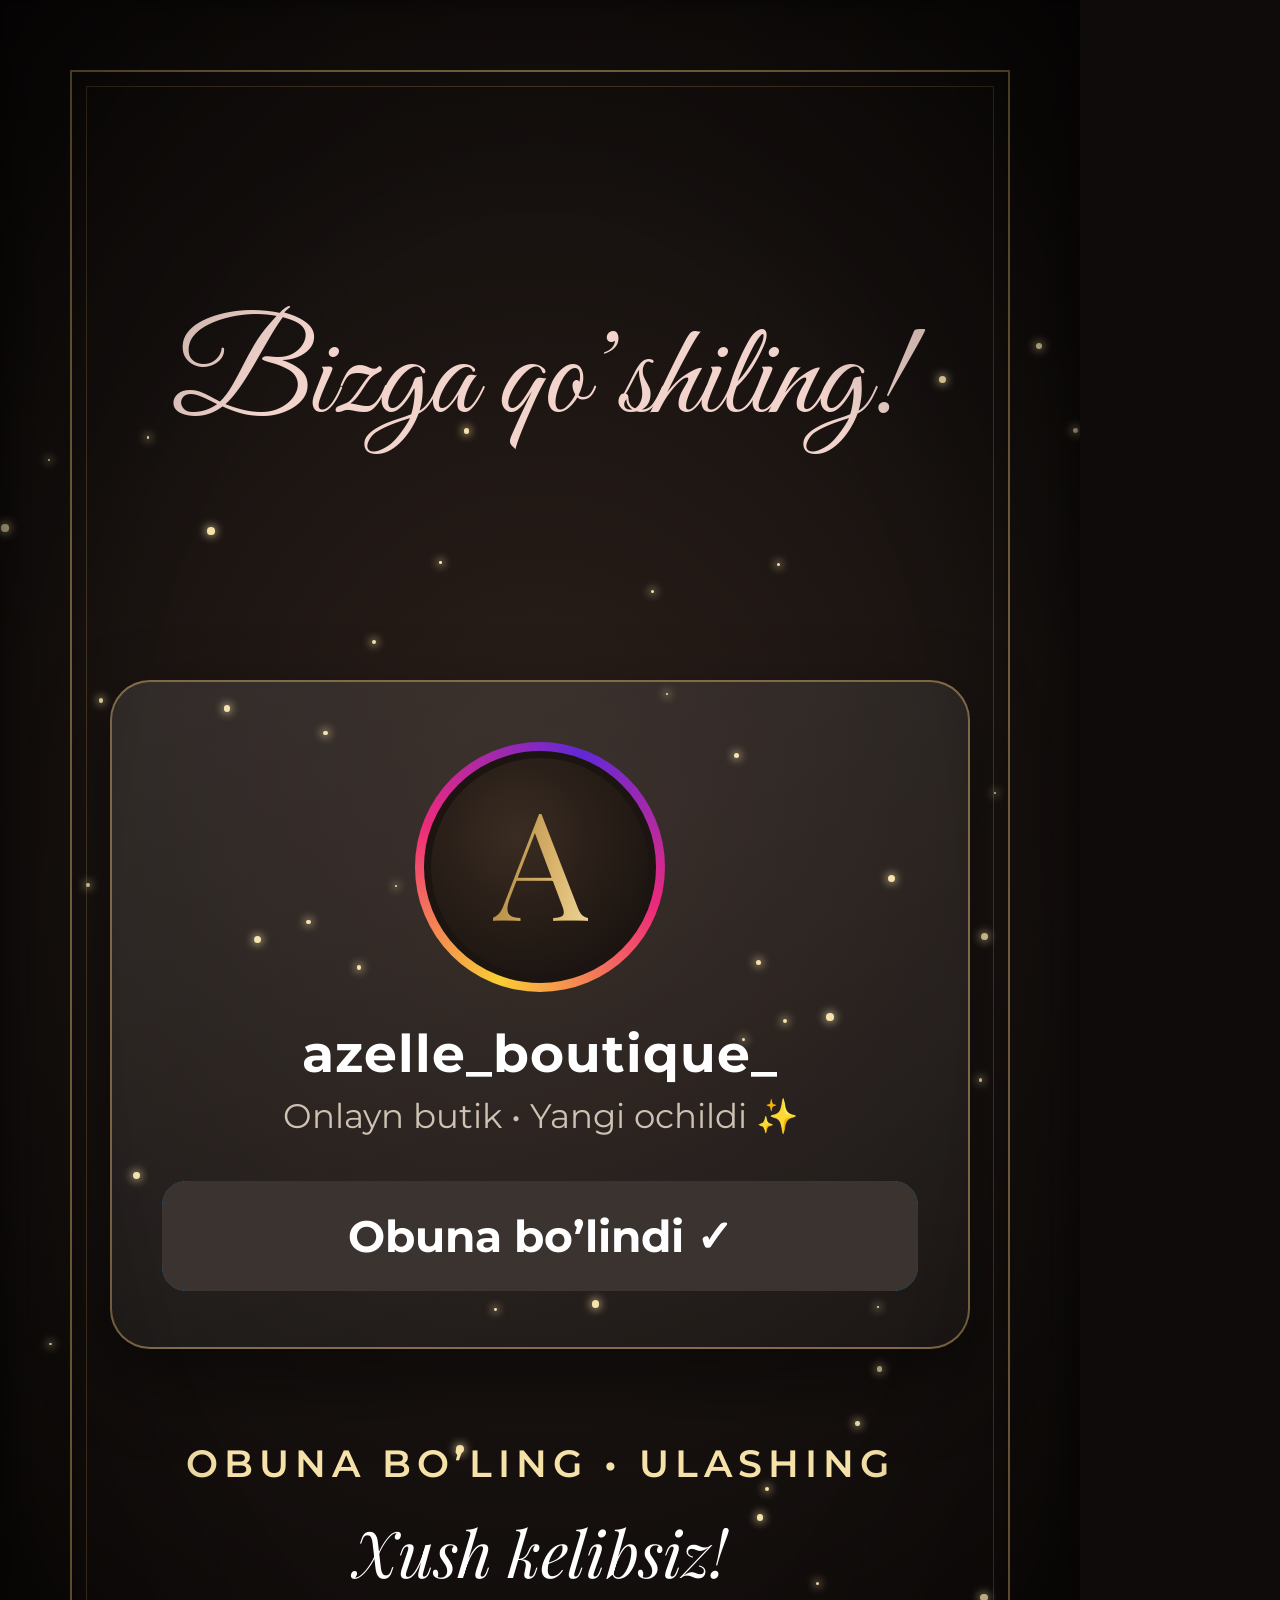
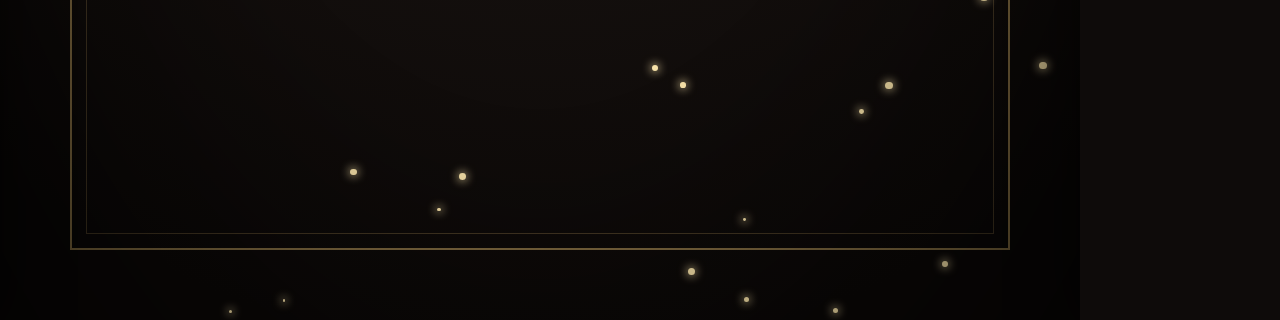
<file: azelle-video/index.html>
<!DOCTYPE html>
<html lang="uz">
<head>
<meta charset="utf-8">
<title>Azelle Boutique — Onlayn do‘kon ochilishi</title>
<style>
@font-face{font-family:Playfair;src:url(fonts/playfair-display-latin-400-normal.woff2);font-weight:400}
@font-face{font-family:Playfair;src:url(fonts/playfair-display-latin-700-normal.woff2);font-weight:700}
@font-face{font-family:Playfair;src:url(fonts/playfair-display-latin-400-italic.woff2);font-style:italic}
@font-face{font-family:Mont;src:url(fonts/montserrat-latin-400-normal.woff2);font-weight:400}
@font-face{font-family:Mont;src:url(fonts/montserrat-latin-600-normal.woff2);font-weight:600}
@font-face{font-family:Mont;src:url(fonts/montserrat-latin-700-normal.woff2);font-weight:700}
@font-face{font-family:Vibes;src:url(fonts/great-vibes-latin-400-normal.woff2)}

:root{
  --gold:#d9b46c; --gold-l:#f6e1a8; --gold-d:#a77d36;
  --ink:#0e0b0a; --blush:#f2d4cc; --wine:#6b1d2a;
}
*{box-sizing:border-box;margin:0;padding:0}
html,body{width:1080px;height:1920px;overflow:hidden;background:var(--ink)}
#stage{position:relative;width:1080px;height:1920px;overflow:hidden;
  background:radial-gradient(ellipse 90% 60% at 50% 42%,#2b1f1a 0%,#16110f 55%,#0b0807 100%);
  font-family:Mont,sans-serif;color:#fff}
.abs{position:absolute;inset:0}
.center{display:flex;flex-direction:column;align-items:center;justify-content:center;text-align:center}
.goldtext{background:linear-gradient(100deg,var(--gold-d) 0%,var(--gold) 25%,var(--gold-l) 45%,#fff7dd 50%,var(--gold-l) 55%,var(--gold) 75%,var(--gold-d) 100%);
  background-size:300% 100%;-webkit-background-clip:text;background-clip:text;color:transparent;
  animation:shimmer 3s linear infinite}
@keyframes shimmer{from{background-position:100% 0}to{background-position:-200% 0}}

/* scene wrappers: outer = fade in, inner = fade out */
.scene{opacity:0}
@keyframes fadeIn{from{opacity:0}to{opacity:1}}
@keyframes fadeOut{from{opacity:1;transform:scale(1)}to{opacity:0;transform:scale(1.06)}}

/* ---------- dust ---------- */
.dust{position:absolute;border-radius:50%;background:var(--gold-l);box-shadow:0 0 8px 2px rgba(246,225,168,.6)}
@keyframes drift{0%{transform:translate(0,0);opacity:0}15%{opacity:var(--o)}85%{opacity:var(--o)}100%{transform:translate(var(--dx),-420px);opacity:0}}

/* ---------- frame ---------- */
#frame{position:absolute;inset:70px;border:2px solid rgba(217,180,108,.55);opacity:0;
  animation:fadeIn 1s ease 3.0s both}
#frame::after{content:"";position:absolute;inset:14px;border:1px solid rgba(217,180,108,.25)}

/* ---------- scene 1: curtains ---------- */
#glow{position:absolute;left:50%;top:44%;width:1400px;height:1400px;margin:-700px 0 0 -700px;border-radius:50%;
  background:radial-gradient(circle,rgba(255,236,190,.85) 0%,rgba(217,180,108,.35) 30%,rgba(217,180,108,0) 65%);
  animation:glow 2.2s ease-out 1.7s both}
@keyframes glow{0%{transform:scale(.1);opacity:0}35%{opacity:1}100%{transform:scale(1.6);opacity:0}}
.curtain{position:absolute;top:0;width:560px;height:1920px;
  background:
    linear-gradient(180deg,rgba(0,0,0,.35),rgba(0,0,0,0) 20%,rgba(0,0,0,0) 80%,rgba(0,0,0,.45)),
    repeating-linear-gradient(90deg,#4a111b 0px,#7d2433 34px,#9a3343 52px,#6a1a27 80px,#40101a 112px);
  box-shadow:0 0 60px rgba(0,0,0,.8)}
.curtain::after{content:"";position:absolute;left:0;right:0;bottom:0;height:46px;
  background:repeating-linear-gradient(90deg,var(--gold-d) 0 10px,var(--gold) 10px 20px,var(--gold-l) 20px 24px)}
#cL{left:0;animation:openL 1.6s cubic-bezier(.7,0,.25,1) 1.7s both}
#cR{right:0;animation:openR 1.6s cubic-bezier(.7,0,.25,1) 1.7s both}
@keyframes openL{from{transform:translateX(0) skewX(0)}50%{transform:translateX(-45%) skewX(4deg)}to{transform:translateX(-102%) skewX(0)}}
@keyframes openR{from{transform:translateX(0) skewX(0)}50%{transform:translateX(45%) skewX(-4deg)}to{transform:translateX(102%) skewX(0)}}
#valance{position:absolute;left:0;right:0;top:0;height:150px;
  background:repeating-radial-gradient(circle at 60px -40px,#7d2433 0 90px,#4a111b 90px 100px);
  background-size:120px 150px;border-bottom:6px solid var(--gold);box-shadow:0 10px 30px rgba(0,0,0,.6);
  animation:upAway 1.2s ease-in 2.4s both}
@keyframes upAway{from{transform:translateY(0)}to{transform:translateY(-110%)}}
#s1text{animation:s1t 1.9s ease both}
@keyframes s1t{0%{opacity:0;transform:translateY(30px)}25%{opacity:1;transform:none}80%{opacity:1}100%{opacity:0;transform:scale(1.1)}}
#s1text .sm{font-size:34px;letter-spacing:14px;color:var(--gold-l);font-weight:600}
#s1text .big{font-family:Playfair;font-weight:700;font-size:118px;line-height:1.05;margin:26px 0;letter-spacing:4px}
#s1text .line{width:420px;height:2px;background:linear-gradient(90deg,transparent,var(--gold),transparent)}

/* ---------- scene 2: logo ---------- */
#s2{animation:fadeIn .6s ease 2.7s both}
#s2in{animation:fadeOut .6s ease-in 7.0s both}
#mono{position:relative;width:520px;height:520px;margin-top:-120px}
#mono svg{position:absolute;inset:0}
#ring1{stroke-dasharray:1414;stroke-dashoffset:1414;animation:draw 1.5s ease-in-out 2.9s forwards}
#ring2{stroke-dasharray:1257;stroke-dashoffset:1257;animation:draw 1.5s ease-in-out 3.2s forwards}
@keyframes draw{to{stroke-dashoffset:0}}
#monoA{position:absolute;inset:0;display:flex;align-items:center;justify-content:center;
  font-family:Playfair;font-size:300px;font-weight:400;line-height:1;padding-bottom:30px;
  animation:popIn 1s cubic-bezier(.2,1.4,.4,1) 3.7s both, shimmer 3s linear infinite}
@keyframes popIn{from{opacity:0;transform:scale(.4)}to{opacity:1;transform:scale(1)}}
#brand{display:flex;margin-top:40px}
#brand span{font-family:Playfair;font-size:140px;letter-spacing:22px;color:#fff;display:inline-block;
  animation:letter .7s cubic-bezier(.2,1,.3,1) both}
@keyframes letter{from{opacity:0;transform:translateY(60px) rotateX(80deg);filter:blur(8px)}to{opacity:1;transform:none;filter:blur(0)}}
#boutique{font-family:Vibes;font-size:130px;padding:0 40px;margin-top:-40px;color:var(--blush);
  animation:wipe 1.2s ease 4.9s both}
@keyframes wipe{from{clip-path:inset(0 100% 0 0);opacity:.2}to{clip-path:inset(0 0 0 0);opacity:1}}
#handle2{margin-top:30px;font-size:42px;letter-spacing:4px;color:var(--gold-l);font-weight:600;
  padding:16px 44px;border:2px solid rgba(217,180,108,.6);border-radius:60px;
  animation:rise .8s ease 5.5s both}
@keyframes rise{from{opacity:0;transform:translateY(40px)}to{opacity:1;transform:none}}

/* ---------- scene 3: grand opening ---------- */
#s3{animation:fadeIn .6s ease 7.4s both}
#s3in{animation:fadeOut .6s ease-in 11.2s both}
#s3top{position:absolute;top:330px;left:0;right:0;text-align:center}
#s3top .k{font-size:34px;letter-spacing:12px;color:var(--gold-l);font-weight:600;animation:rise .8s ease 7.6s both}
#s3top .onl{font-family:Vibes;font-size:190px;color:var(--blush);line-height:1.1;margin-top:20px;animation:wipe 1s ease 7.9s both}
#s3top .dk{font-family:Playfair;font-size:118px;font-weight:700;letter-spacing:10px;line-height:1;animation:rise .8s ease 8.3s both}
#ochildi{position:absolute;top:900px;left:0;right:0;text-align:center;font-family:Playfair;font-weight:700;font-size:200px;line-height:1.1;
  animation:bang 1s cubic-bezier(.2,1.6,.4,1) 9.25s both, shimmer 2.4s linear infinite}
@keyframes bang{from{opacity:0;transform:scale(2.6);filter:blur(10px)}to{opacity:1;transform:scale(1);filter:blur(0)}}
#ribbon{position:absolute;top:1300px;left:0;right:0;height:150px;animation:rise .6s ease 8.0s both}
.rb{position:absolute;top:40px;height:70px;width:560px;
  background:linear-gradient(180deg,#9c1e2f 0%,#d8384d 30%,#ff8796 45%,#c42a3f 60%,#7c1422 100%);
  border-top:4px solid var(--gold);border-bottom:4px solid var(--gold);box-shadow:0 10px 25px rgba(0,0,0,.5)}
#rbL{left:-20px;transform-origin:0 50%;animation:fallL 1.6s cubic-bezier(.5,0,.8,.6) 9.1s both}
#rbR{right:-20px;transform-origin:100% 50%;animation:fallR 1.6s cubic-bezier(.5,0,.8,.6) 9.1s both}
@keyframes fallL{0%{transform:none}40%{opacity:.35}70%{opacity:0}100%{transform:rotate(75deg) translateX(250px);opacity:0}}
@keyframes fallR{0%{transform:none}40%{opacity:.35}70%{opacity:0}100%{transform:rotate(-75deg) translateX(-250px);opacity:0}}
#bow{position:absolute;left:50%;top:75px;width:0;height:0;animation:bowFall 1.4s cubic-bezier(.5,0,.9,.5) 9.1s both}
@keyframes bowFall{from{transform:none}to{transform:translateY(900px) rotate(140deg);opacity:0}}
#bow i{position:absolute;width:190px;height:140px;top:-70px;border-radius:50% 10% 10% 50%;
  background:radial-gradient(ellipse at 30% 50%,#ff8796,#c42a3f 60%,#7c1422);border:4px solid var(--gold)}
#bow i:nth-child(1){left:-190px;transform:rotate(-8deg)}
#bow i:nth-child(2){left:0;transform:scaleX(-1) rotate(-8deg)}
#bow b{position:absolute;width:56px;height:70px;left:-28px;top:-35px;border-radius:14px;background:#b0243a;border:4px solid var(--gold-l)}
#snip{position:absolute;left:540px;top:1375px;width:900px;height:900px;margin:-450px;border-radius:50%;
  background:radial-gradient(circle,rgba(255,250,230,.95) 0%,rgba(246,225,168,.5) 18%,rgba(246,225,168,0) 55%);
  animation:snip .8s ease-out 9.1s both}
@keyframes snip{0%{opacity:0;transform:scale(.1)}25%{opacity:1}100%{opacity:0;transform:scale(1.3)}}
.conf{position:absolute;left:540px;top:1375px;width:22px;height:12px;opacity:0;
  animation:conf var(--d) cubic-bezier(.15,.7,.4,1) 9.1s both}
@keyframes conf{
  0%{opacity:1;transform:translate(0,0) rotate(0)}
  35%{opacity:1;transform:translate(calc(var(--x)*.8),var(--y)) rotate(calc(var(--r)*.4))}
  100%{opacity:0;transform:translate(var(--x),calc(var(--y) + 1100px)) rotate(var(--r))}}

/* ---------- scene 4: features ---------- */
#s4{animation:fadeIn .5s ease 11.6s both}
#s4in{animation:fadeOut .6s ease-in 15.3s both}
#s4head{position:absolute;top:300px;left:0;right:0;text-align:center}
#s4head .a{font-family:Vibes;font-size:120px;color:var(--blush);animation:wipe 1s ease 11.7s both}
#s4head .b{font-family:Playfair;font-size:74px;font-weight:700;letter-spacing:6px;margin-top:-10px;animation:rise .7s ease 12.0s both}
.card{position:absolute;left:110px;width:860px;height:200px;border-radius:30px;display:flex;align-items:center;gap:40px;padding:0 50px;
  background:linear-gradient(120deg,rgba(255,255,255,.09),rgba(255,255,255,.02));
  border:2px solid rgba(217,180,108,.55);box-shadow:0 20px 50px rgba(0,0,0,.45), inset 0 1px 0 rgba(255,255,255,.12);
  animation:slideIn .8s cubic-bezier(.2,1,.3,1) both}
@keyframes slideIn{from{opacity:0;transform:translateX(320px)}to{opacity:1;transform:none}}
.ic{flex:0 0 120px;height:120px;border-radius:50%;display:flex;align-items:center;justify-content:center;
  background:radial-gradient(circle at 35% 30%,#3a2c22,#1a1310);border:2px solid var(--gold)}
.ic svg{width:70px;height:70px;fill:none;stroke:var(--gold-l);stroke-width:3.2;stroke-linecap:round;stroke-linejoin:round}
.card h3{font-family:Playfair;font-size:54px;font-weight:700;color:#fff;line-height:1.1}
.card p{font-size:34px;color:var(--gold-l);margin-top:8px;letter-spacing:1px}

/* ---------- scene 5: follow ---------- */
#s5{animation:fadeIn .6s ease 15.7s both}
#s5head{position:absolute;top:300px;left:0;right:0;text-align:center}
#s5head .a{font-family:Vibes;font-size:130px;color:var(--blush);animation:wipe 1s ease 15.8s both}
#profile{position:absolute;left:110px;top:680px;width:860px;padding:60px 50px 56px;border-radius:40px;
  background:linear-gradient(160deg,rgba(255,255,255,.1),rgba(255,255,255,.03));border:2px solid rgba(217,180,108,.5);
  box-shadow:0 30px 70px rgba(0,0,0,.5);text-align:center;animation:rise .9s cubic-bezier(.2,1,.3,1) 16.1s both}
#avatar{width:250px;height:250px;margin:0 auto;border-radius:50%;padding:9px;
  background:conic-gradient(from 200deg,#f9ce34,#ee2a7b,#6228d7,#ee2a7b,#f9ce34)}
#avatar div{width:100%;height:100%;border-radius:50%;border:7px solid #1b1411;background:radial-gradient(circle at 40% 35%,#3a2c22,#120d0b);
  display:flex;align-items:center;justify-content:center;font-family:Playfair;font-size:150px;padding-bottom:16px}
#pname{font-size:52px;font-weight:700;margin-top:30px;letter-spacing:1px}
#pdesc{font-size:34px;color:#cfc2b3;margin:10px 0 44px}
#stats{display:flex;justify-content:space-around;margin:40px 0 44px;font-size:30px;color:#cfc2b3}
#stats b{display:block;font-size:46px;color:#fff;font-weight:700}
#btn{position:relative;height:110px;border-radius:24px;font-size:44px;font-weight:700;overflow:hidden}
#btn .f,#btn .d{position:absolute;inset:0;display:flex;align-items:center;justify-content:center;border-radius:24px}
#btn .f{background:#0095f6}
#btn .d{background:#3a3330;color:#fff;opacity:0;animation:fadeIn .25s ease 17.75s both}
#btn{animation:press .35s ease 17.55s both}
@keyframes press{0%{transform:scale(1)}50%{transform:scale(.94)}100%{transform:scale(1)}}
#tap{position:absolute;left:660px;top:1236px;width:90px;height:90px;margin:-45px;border-radius:50%;
  background:rgba(255,255,255,.55);border:4px solid #fff;opacity:0;animation:tap 1.4s ease 16.9s both}
@keyframes tap{0%{opacity:0;transform:translate(160px,220px) scale(1)}45%{opacity:1;transform:translate(0,0) scale(1)}55%{transform:scale(.7)}70%{opacity:1;transform:scale(1)}100%{opacity:0;transform:scale(1.4)}}
.heart{position:absolute;bottom:260px;width:70px;height:70px;opacity:0;animation:heart var(--d) ease-out both}
.heart svg{width:100%;height:100%}
@keyframes heart{0%{opacity:0;transform:translate(0,0) scale(.3)}15%{opacity:1;transform:translate(calc(var(--x)*.2),-120px) scale(1)}
  100%{opacity:0;transform:translate(var(--x),-1000px) scale(.8) rotate(var(--r))}}
#cta{position:absolute;top:1440px;left:0;right:0;text-align:center}
#cta .x{font-size:38px;letter-spacing:6px;color:var(--gold-l);font-weight:600;animation:rise .8s ease 18.1s both}
#cta .y{font-family:Playfair;font-style:italic;font-size:64px;margin-top:22px;animation:rise .8s ease 18.4s both}
#vign{position:absolute;inset:0;pointer-events:none;background:radial-gradient(ellipse at center,transparent 55%,rgba(0,0,0,.55) 100%)}
</style>
</head>
<body>
<div id="stage">
  <div id="dust" class="abs"></div>
  <div id="frame"></div>

  <!-- SCENE 2: logo -->
  <div id="s2" class="abs scene"><div id="s2in" class="abs center">
    <div id="mono">
      <svg viewBox="0 0 520 520">
        <circle id="ring1" cx="260" cy="260" r="225" fill="none" stroke="#d9b46c" stroke-width="4"/>
        <circle id="ring2" cx="260" cy="260" r="200" fill="none" stroke="#f6e1a8" stroke-width="1.5" opacity=".7"/>
      </svg>
      <div id="monoA" class="goldtext">A</div>
    </div>
    <div id="brand"></div>
    <div id="boutique">boutique</div>
    <div id="handle2">@azelle_boutique_</div>
  </div></div>

  <!-- SCENE 3: opening -->
  <div id="s3" class="abs scene"><div id="s3in" class="abs">
    <div id="s3top">
      <div class="k">RASMAN E’LON QILAMIZ</div>
      <div class="onl">Onlayn</div>
      <div class="dk">DO’KONIMIZ</div>
    </div>
    <div id="ochildi" class="goldtext">OCHILDI!</div>
    <div id="ribbon">
      <div id="rbL" class="rb"></div><div id="rbR" class="rb"></div>
      <div id="bow"><i></i><i></i><b></b></div>
    </div>
    <div id="snip"></div>
    <div id="confetti"></div>
  </div></div>

  <!-- SCENE 4: features -->
  <div id="s4" class="abs scene"><div id="s4in" class="abs">
    <div id="s4head"><div class="a">Sizni nimalar</div><div class="b">KUTMOQDA?</div></div>
    <div class="card" style="top:640px;animation-delay:12.3s">
      <div class="ic"><svg viewBox="0 0 64 64"><path d="M24 6 L27 16 M40 6 L37 16 M27 16 Q32 20 37 16 L39 28 L50 58 L14 58 L25 28 Z M25 28 L39 28"/></svg></div>
      <div><h3>Yangi kolleksiyalar</h3><p>Eng so’nggi moda trendlari</p></div>
    </div>
    <div class="card" style="top:880px;animation-delay:12.75s">
      <div class="ic"><svg viewBox="0 0 64 64"><path d="M10 24 H54 L50 58 H14 Z M22 24 V18 A10 10 0 0 1 42 18 V24"/></svg></div>
      <div><h3>Sifatli mahsulotlar</h3><p>Hamyonbop narxlarda</p></div>
    </div>
    <div class="card" style="top:1120px;animation-delay:13.2s">
      <div class="ic"><svg viewBox="0 0 64 64"><path d="M4 16 H38 V44 H4 Z M38 26 H50 L58 36 V44 H38 M16 50 A5 5 0 1 0 16.01 50 M48 50 A5 5 0 1 0 48.01 50"/></svg></div>
      <div><h3>Yetkazib berish</h3><p>Butun O’zbekiston bo’ylab</p></div>
    </div>
    <div class="card" style="top:1360px;animation-delay:13.65s">
      <div class="ic"><svg viewBox="0 0 64 64"><path d="M58 6 L4 28 L26 36 L34 58 Z M58 6 L26 36"/></svg></div>
      <div><h3>Oson buyurtma</h3><p>Direct’ga yozing</p></div>
    </div>
  </div></div>

  <!-- SCENE 5: follow -->
  <div id="s5" class="abs scene">
    <div id="s5head"><div class="a">Bizga qo’shiling!</div></div>
    <div id="profile">
      <div id="avatar"><div><span class="goldtext">A</span></div></div>
      <div id="pname">azelle_boutique_</div>
      <div id="pdesc">Onlayn butik • Yangi ochildi ✨</div>
      <div id="btn"><div class="f">Obuna bo’lish</div><div class="d">Obuna bo’lindi ✓</div></div>
    </div>
    <div id="tap"></div>
    <div id="hearts"></div>
    <div id="cta">
      <div class="x">OBUNA BO’LING • ULASHING</div>
      <div class="y">Xush kelibsiz!</div>
    </div>
  </div>

  <!-- SCENE 1: curtains (on top) -->
  <div id="glow"></div>
  <div id="cL" class="curtain"></div>
  <div id="cR" class="curtain"></div>
  <div id="valance"></div>
  <div id="s1text" class="abs center">
    <div class="sm">AZELLE BOUTIQUE</div>
    <div class="line" style="margin-top:30px"></div>
    <div class="big goldtext">KATTA<br>OCHILISH</div>
    <div class="line"></div>
  </div>
  <div id="vign"></div>
</div>

<script>
// deterministic pseudo-random
let seed = 7; const rnd = () => (seed = (seed * 16807) % 2147483647) / 2147483647;

// gold dust
const dust = document.getElementById('dust');
for (let i = 0; i < 70; i++) {
  const d = document.createElement('div'); d.className = 'dust';
  const s = 2 + rnd() * 6;
  Object.assign(d.style, {width: s+'px', height: s+'px', left: rnd()*1080+'px', top: 300 + rnd()*1700+'px'});
  d.style.setProperty('--dx', (rnd()*160-80)+'px');
  d.style.setProperty('--o', (0.3 + rnd()*0.6).toFixed(2));
  d.style.animation = `drift ${5 + rnd()*5}s linear ${-rnd()*10}s infinite`;
  dust.appendChild(d);
}

// brand letters
const brand = document.getElementById('brand');
'AZELLE'.split('').forEach((c, i) => {
  const s = document.createElement('span'); s.textContent = c;
  s.style.animationDelay = (4.1 + i * 0.1) + 's'; brand.appendChild(s);
});

// confetti
const colors = ['#d9b46c','#f6e1a8','#ffffff','#f2d4cc','#e0475c','#a77d36'];
const conf = document.getElementById('confetti');
for (let i = 0; i < 140; i++) {
  const c = document.createElement('div'); c.className = 'conf';
  const ang = -Math.PI/2 + (rnd()-0.5) * Math.PI * 1.3, v = 300 + rnd()*800;
  c.style.setProperty('--x', Math.cos(ang)*v + 'px');
  c.style.setProperty('--y', Math.sin(ang)*v + 'px');
  c.style.setProperty('--r', (rnd()*1440-720) + 'deg');
  c.style.setProperty('--d', (2 + rnd()*1.6) + 's');
  c.style.background = colors[i % colors.length];
  if (rnd() < .3) { c.style.width = '14px'; c.style.height = '14px'; c.style.borderRadius = '50%'; }
  conf.appendChild(c);
}

// hearts
const hearts = document.getElementById('hearts');
const hc = ['#ff3b5c','#ff6b81','#f2d4cc','#d9b46c'];
for (let i = 0; i < 16; i++) {
  const h = document.createElement('div'); h.className = 'heart';
  h.style.left = (560 + rnd()*380) + 'px';
  h.style.setProperty('--x', (rnd()*300-200) + 'px');
  h.style.setProperty('--r', (rnd()*60-30) + 'deg');
  h.style.setProperty('--d', (2 + rnd()*1.2) + 's');
  h.style.animationDelay = (17.8 + i * 0.14) + 's';
  const s = 0.6 + rnd()*0.7; h.style.width = h.style.height = 70*s + 'px';
  h.innerHTML = `<svg viewBox="0 0 24 24"><path fill="${hc[i%hc.length]}" d="M12 21s-7.5-4.6-9.6-9.2C.9 8.4 3 4.5 6.7 4.5c2.1 0 3.6 1.2 4.3 2.4.7-1.2 2.2-2.4 4.3-2.4 3.7 0 5.8 3.9 4.3 7.3C19.5 16.4 12 21 12 21z"/></svg>`;
  hearts.appendChild(h);
}

// frame control for the renderer; in a normal browser it just plays.
window.seek = (ms) => document.getAnimations().forEach(a => { a.pause(); a.currentTime = ms; });
</script>
</body>
</html>
</file>
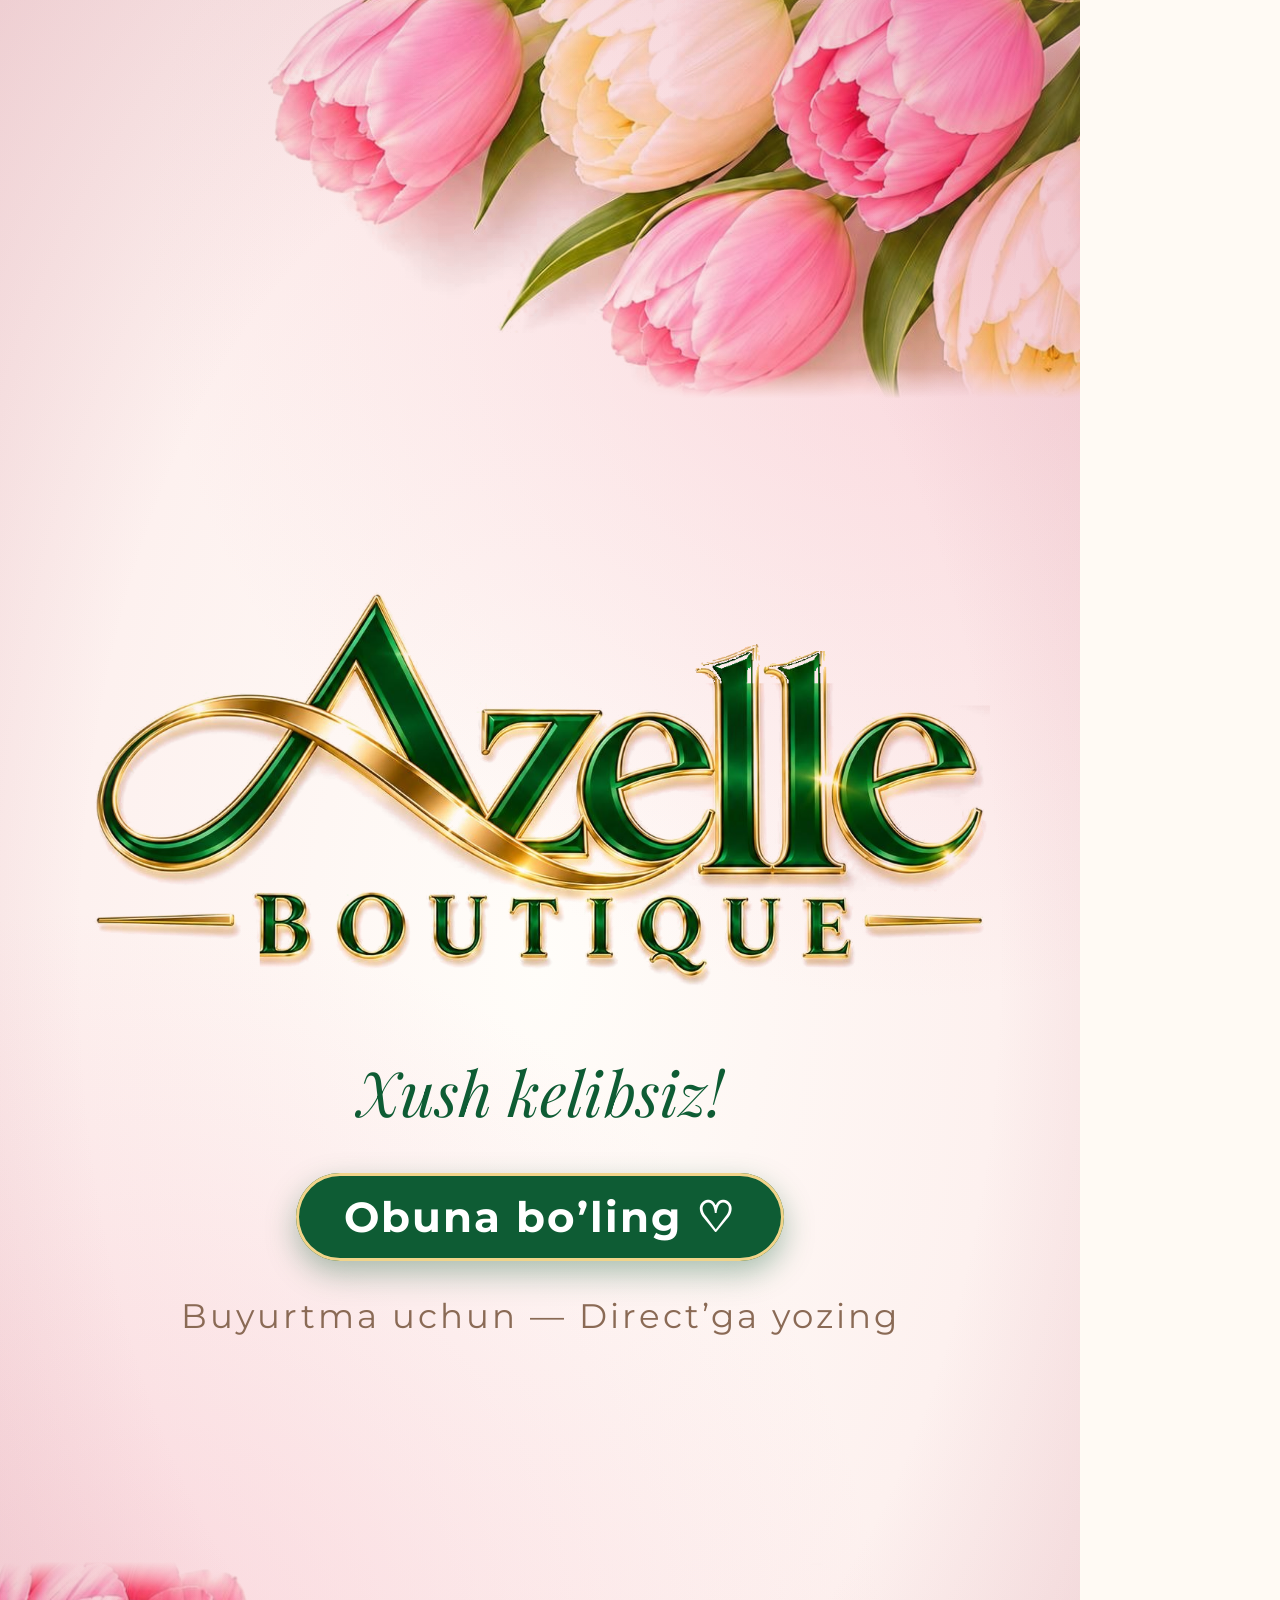
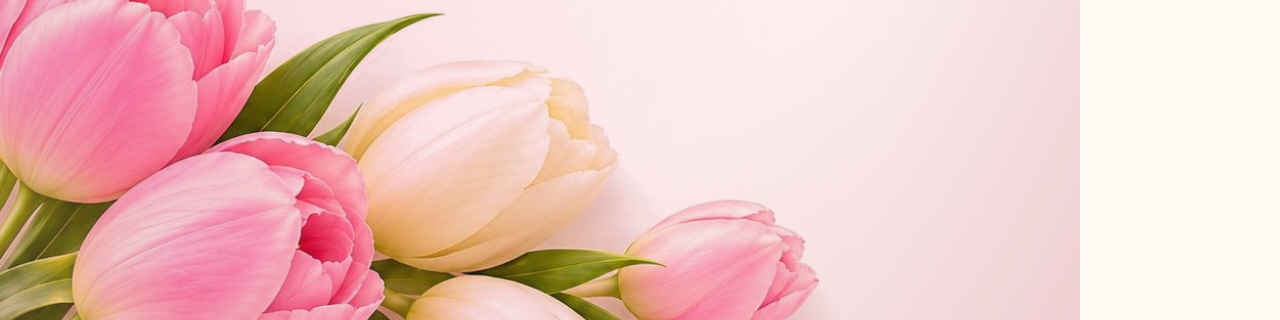
<file: azelle-video/v1_ochilish.html>
<!DOCTYPE html>
<html lang="uz"><head><meta charset="utf-8"><title>Azelle — 1. Ochilish</title>
<link rel="stylesheet" href="brand/brand.css">
<style>
#swoosh{position:absolute;left:0;top:560px;width:1080px;height:500px}
#swoosh path{fill:none;stroke:url(#gg);stroke-width:10;stroke-linecap:round;stroke-dasharray:2000;stroke-dashoffset:2000;
  animation:draw 1.3s ease-in-out .9s forwards, fadeOut .5s ease 2.6s forwards}
#logoWrap{position:absolute;left:90px;top:640px;width:900px;
  animation:logoUp 1s cubic-bezier(.6,0,.2,1) 5.4s both, logoBack 1s cubic-bezier(.6,0,.2,1) 12.6s forwards}
@keyframes logoUp{from{transform:none}to{transform:translateY(-330px) scale(.78)}}
@keyframes logoBack{from{transform:translateY(-330px) scale(.78)}to{transform:translateY(-60px) scale(1)}}
#logo{animation:reveal 1.5s cubic-bezier(.5,0,.2,1) 1.5s both;--sd:3.1s}
@keyframes reveal{from{clip-path:inset(0 100% 0 0);transform:scale(.92)}to{clip-path:inset(-20% -5% -20% -5%);transform:scale(1)}}
#handle{position:absolute;top:1140px;left:0;right:0;text-align:center;animation:rise .8s ease 3.6s both, fadeOut .4s ease 5.2s forwards}
#s2{position:absolute;top:780px;left:0;right:0;text-align:center}
#s2 .a{font-family:Vibes;font-size:150px;color:var(--em);animation:wipe 1s ease 6.1s both, outUp .5s ease 9.4s forwards}
#s2 .b{font-size:40px;font-weight:700;letter-spacing:16px;color:var(--gold-d);margin-top:10px;animation:rise .7s ease 6.6s both, outUp .5s ease 9.45s forwards}
#s2 .c{font-family:Playfair;font-weight:700;font-size:190px;line-height:1.1;margin-top:10px;
  animation:bang .9s cubic-bezier(.2,1.6,.4,1) 7.0s both, shimmer 2.5s linear infinite, outUp .5s ease 9.5s forwards}
#feat{position:absolute;left:110px;right:110px;top:770px}
.f{display:flex;align-items:center;gap:36px;height:190px;padding:0 40px;margin-bottom:34px}
.f h3{font-family:Playfair;font-weight:700;font-size:52px;color:var(--em)}
.f p{font-size:32px;color:#8a6a55;margin-top:6px}
.f:nth-child(1){animation:slideL .7s cubic-bezier(.2,1,.3,1) 9.8s both, fadeOut .4s ease 12.3s forwards}
.f:nth-child(2){animation:slideL .7s cubic-bezier(.2,1,.3,1) 10.2s both, fadeOut .4s ease 12.35s forwards}
.f:nth-child(3){animation:slideL .7s cubic-bezier(.2,1,.3,1) 10.6s both, fadeOut .4s ease 12.4s forwards}
#end{position:absolute;top:1050px;left:0;right:0;text-align:center}
#end .a{font-family:Playfair;font-style:italic;font-size:62px;color:var(--em);animation:rise .8s ease 13.3s both}
#end .pill{margin-top:40px;animation:pop .7s ease 13.7s both}
#end .b{margin-top:34px;font-size:34px;color:#8a6a55;letter-spacing:3px;animation:rise .7s ease 14.0s both}
</style></head>
<body><div id="stage">
  <div id="petals" class="abs"></div>
  <div id="tTR" class="tul"><img src="brand/tulips_tr.png"></div>
  <div id="tBL" class="tul"><img src="brand/tulips_bl.png"></div>
  <svg id="swoosh" viewBox="0 0 1080 500"><defs><linearGradient id="gg"><stop offset="0" stop-color="#94681f"/><stop offset=".5" stop-color="#f1d48a"/><stop offset="1" stop-color="#c99a3e"/></linearGradient></defs>
    <path d="M60 330 C 160 120, 420 120, 560 300 S 900 420, 1020 200"/></svg>
  <div id="sparks" class="abs"></div>
  <div id="logoWrap"><div id="logo" class="logo"><img src="brand/logo.png"><div class="shine"></div></div></div>
  <div id="handle"><span class="pill">@azelle_boutique_</span></div>
  <div id="s2"><div class="a">Onlayn do’konimiz</div><div class="b">RASMAN</div><div class="c goldtext">OCHILDI!</div></div>
  <div id="conf"></div>
  <div id="feat">
    <div class="f card"><div class="ic"><svg viewBox="0 0 64 64"><path d="M24 6 L27 16 M40 6 L37 16 M27 16 Q32 20 37 16 L39 28 L50 58 L14 58 L25 28 Z M25 28 L39 28"/></svg></div><div><h3>Yangi kolleksiyalar</h3><p>Eng so’nggi moda trendlari</p></div></div>
    <div class="f card"><div class="ic"><svg viewBox="0 0 64 64"><path d="M10 24 H54 L50 58 H14 Z M22 24 V18 A10 10 0 0 1 42 18 V24"/></svg></div><div><h3>Sifatli mahsulotlar</h3><p>Hamyonbop narxlarda</p></div></div>
    <div class="f card"><div class="ic"><svg viewBox="0 0 64 64"><path d="M4 16 H38 V44 H4 Z M38 26 H50 L58 36 V44 H38 M16 50 A5 5 0 1 0 16.01 50 M48 50 A5 5 0 1 0 48.01 50"/></svg></div><div><h3>Yetkazib berish</h3><p>Butun O’zbekiston bo’ylab</p></div></div>
  </div>
  <div id="end"><div class="a">Xush kelibsiz!</div><span class="pill">Obuna bo’ling ♡</span><div class="b">Buyurtma uchun — Direct’ga yozing</div></div>
  <div id="vign"></div>
</div>
<script src="brand/brand.js"></script>
<script>
petals($('petals'), 24, 0.3);
sparks($('sparks'), 14, [120, 520, 960, 1150], 3.0);
confetti($('conf'), 540, 1000, 130, 7.0);
</script></body></html>
</file>
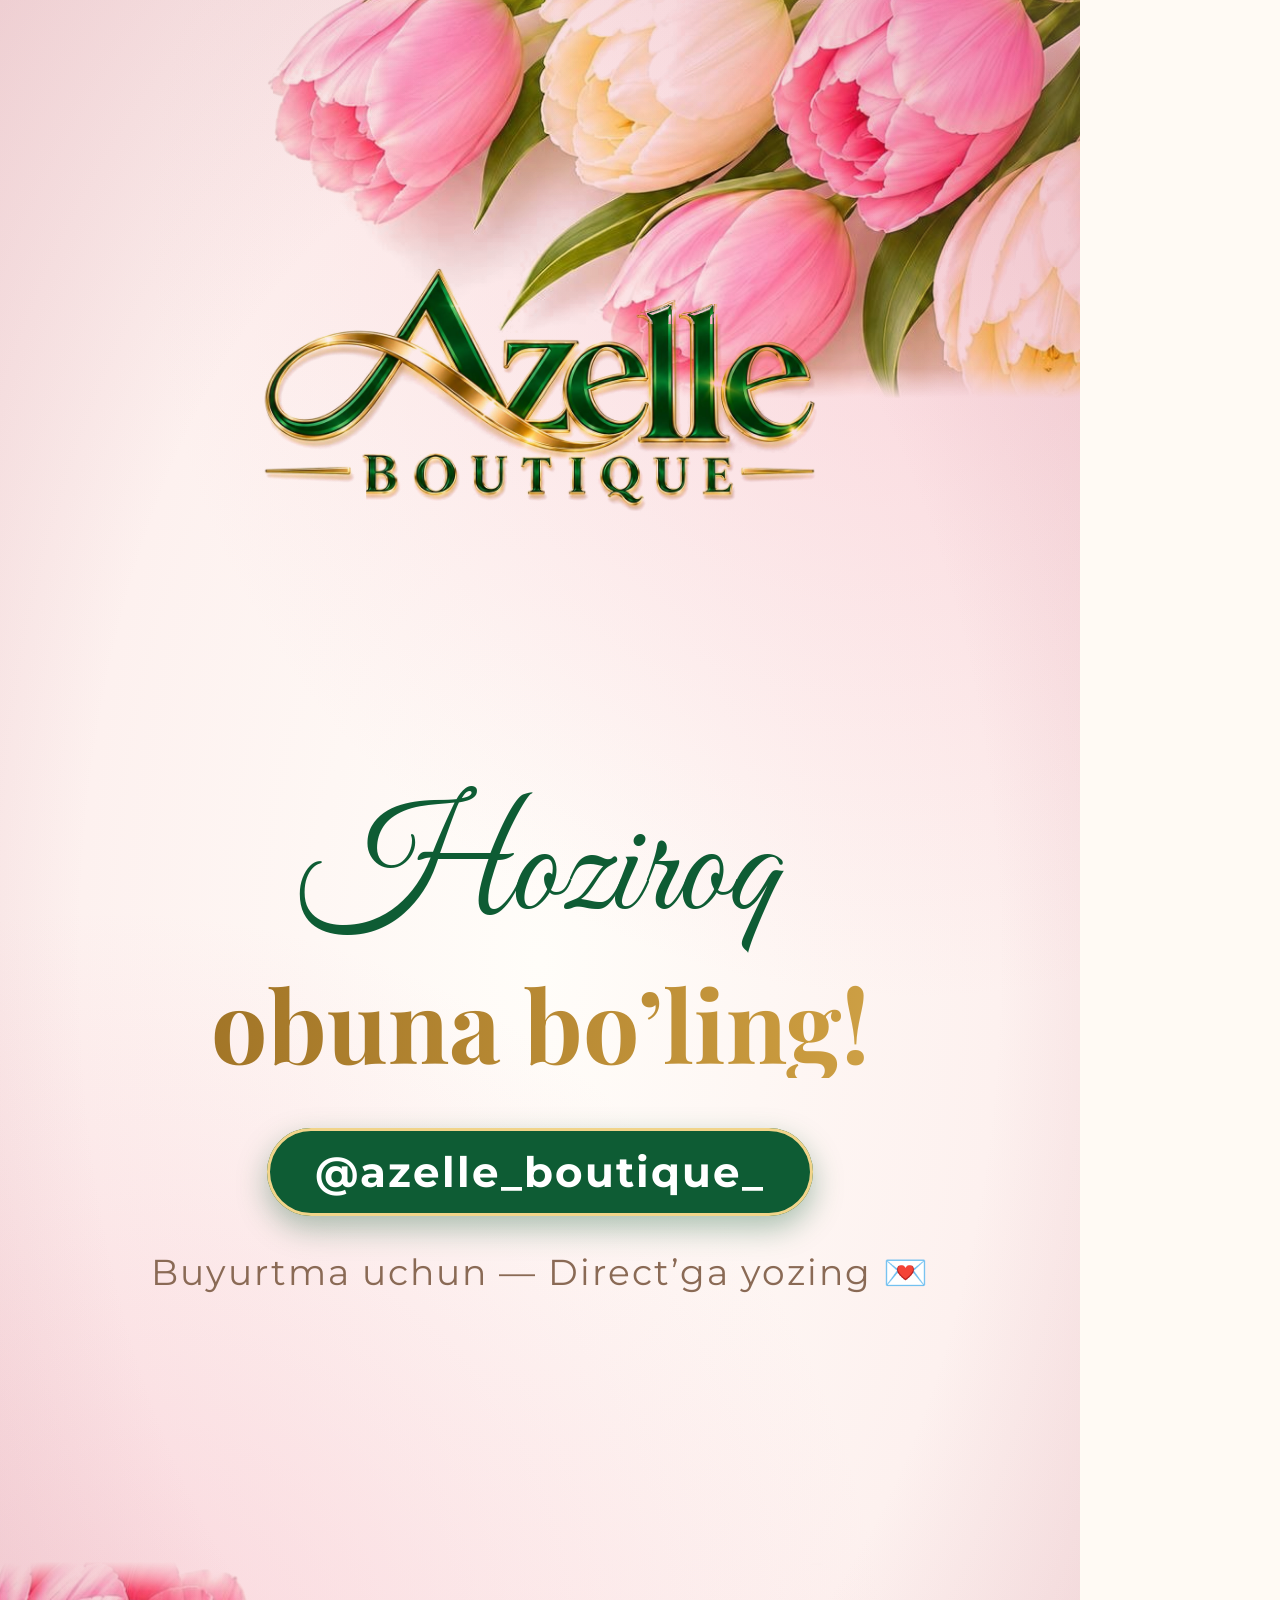
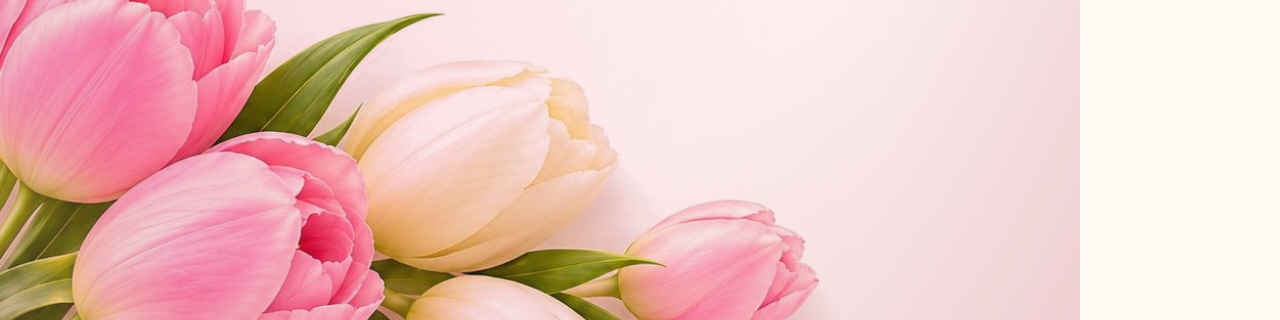
<file: azelle-video/v2_nega_azelle.html>
<!DOCTYPE html>
<html lang="uz"><head><meta charset="utf-8"><title>Azelle — 2. Nega aynan Azelle?</title>
<link rel="stylesheet" href="brand/brand.css">
<style>
#logoTop{position:absolute;left:90px;top:260px;transform:scale(.62);transform-origin:50% 0;animation:fadeIn .8s ease .3s both;--sd:1.2s}
#title{position:absolute;top:760px;left:0;right:0;text-align:center}
#title .a{font-family:Vibes;font-size:160px;color:var(--em);animation:wipe .9s ease .8s both, outUp .4s ease 2.6s forwards}
#title .b{font-family:Playfair;font-weight:700;font-size:170px;line-height:1.05;animation:bang .9s cubic-bezier(.2,1.6,.4,1) 1.3s both, shimmer 2.5s linear infinite, outUp .4s ease 2.65s forwards}
.rc{position:absolute;left:110px;top:660px;width:860px;height:760px;display:flex;flex-direction:column;align-items:center;justify-content:center;text-align:center;
  perspective:1200px;opacity:0;animation:flipIn .7s cubic-bezier(.2,1,.3,1) var(--in) both, flipOut .45s ease-in var(--out) forwards}
@keyframes flipIn{from{opacity:0;transform:perspective(1400px) rotateY(80deg) scale(.9)}to{opacity:1;transform:none}}
@keyframes flipOut{from{opacity:1;transform:none}to{opacity:0;transform:translateX(-380px) rotate(-8deg)}}
.rc .num{font-family:Playfair;font-weight:700;font-size:150px;line-height:1}
.rc .ic{margin:26px 0 34px;width:170px;height:170px}
.rc .ic svg{width:96px;height:96px}
.rc h3{font-family:Playfair;font-weight:700;font-size:72px;color:var(--em);line-height:1.1}
.rc p{font-size:40px;color:#8a6a55;margin-top:18px;padding:0 50px}
#dots{position:absolute;top:1470px;left:0;right:0;display:flex;justify-content:center;gap:22px;animation:fadeIn .4s ease 2.9s both, fadeOut .4s ease 12.0s forwards}
#dots i{width:22px;height:22px;border-radius:50%;background:#e7c9cc;position:relative;overflow:hidden}
#dots i::after{content:"";position:absolute;inset:0;background:var(--em);border-radius:50%;transform:scale(0);animation:pop .4s ease var(--t) both}
#end{position:absolute;top:780px;left:0;right:0;text-align:center}
#end .a{font-family:Vibes;font-size:150px;color:var(--em);animation:wipe 1s ease 12.4s both}
#end .b{font-family:Playfair;font-weight:700;font-size:100px;line-height:1.1;animation:bang .8s cubic-bezier(.2,1.6,.4,1) 12.9s both, shimmer 2.5s linear infinite}
#end .pill{margin-top:50px;animation:pop .7s ease 13.4s both}
#end .c{margin-top:34px;font-size:36px;color:#8a6a55;letter-spacing:2px;animation:rise .7s ease 13.8s both}
</style></head>
<body><div id="stage">
  <div id="petals" class="abs"></div>
  <div id="tTR" class="tul"><img src="brand/tulips_tr.png"></div>
  <div id="tBL" class="tul"><img src="brand/tulips_bl.png"></div>
  <div id="logoTop" class="logo"><img src="brand/logo.png"><div class="shine"></div></div>
  <div id="title"><div class="a">Nega aynan</div><div class="b goldtext">AZELLE?</div></div>

  <div class="rc card" style="--in:2.9s;--out:4.85s">
    <div class="num goldtext">01</div>
    <div class="ic"><svg viewBox="0 0 64 64"><path d="M24 6 L27 16 M40 6 L37 16 M27 16 Q32 20 37 16 L39 28 L50 58 L14 58 L25 28 Z M25 28 L39 28"/></svg></div>
    <h3>Yangi kolleksiyalar</h3><p>Eng so’nggi moda trendlari doim siz uchun</p></div>
  <div class="rc card" style="--in:5.15s;--out:7.1s">
    <div class="num goldtext">02</div>
    <div class="ic"><svg viewBox="0 0 64 64"><path d="M32 6 L38 22 L56 23 L42 34 L47 52 L32 42 L17 52 L22 34 L8 23 L26 22 Z"/></svg></div>
    <h3>Sifatli mahsulotlar</h3><p>Har bir buyum e’tibor bilan tanlangan</p></div>
  <div class="rc card" style="--in:7.4s;--out:9.35s">
    <div class="num goldtext">03</div>
    <div class="ic"><svg viewBox="0 0 64 64"><path d="M10 24 H54 L50 58 H14 Z M22 24 V18 A10 10 0 0 1 42 18 V24 M26 40 L31 45 L40 35"/></svg></div>
    <h3>Hamyonbop narxlar</h3><p>Chiroyli ko’rinish — qulay narxda</p></div>
  <div class="rc card" style="--in:9.65s;--out:11.8s">
    <div class="num goldtext">04</div>
    <div class="ic"><svg viewBox="0 0 64 64"><path d="M4 16 H38 V44 H4 Z M38 26 H50 L58 36 V44 H38 M16 50 A5 5 0 1 0 16.01 50 M48 50 A5 5 0 1 0 48.01 50"/></svg></div>
    <h3>Yetkazib berish</h3><p>Butun O’zbekiston bo’ylab</p></div>
  <div id="dots"><i style="--t:3.0s"></i><i style="--t:5.25s"></i><i style="--t:7.5s"></i><i style="--t:9.75s"></i></div>

  <div id="end"><div class="a">Hoziroq</div><div class="b goldtext">obuna bo’ling!</div>
    <span class="pill">@azelle_boutique_</span><div class="c">Buyurtma uchun — Direct’ga yozing 💌</div></div>
  <div id="sparks" class="abs"></div>
  <div id="vign"></div>
</div>
<script src="brand/brand.js"></script>
<script>
petals($('petals'), 22, 0.2);
sparks($('sparks'), 12, [120, 700, 960, 1400], 12.8);
</script></body></html>
</file>
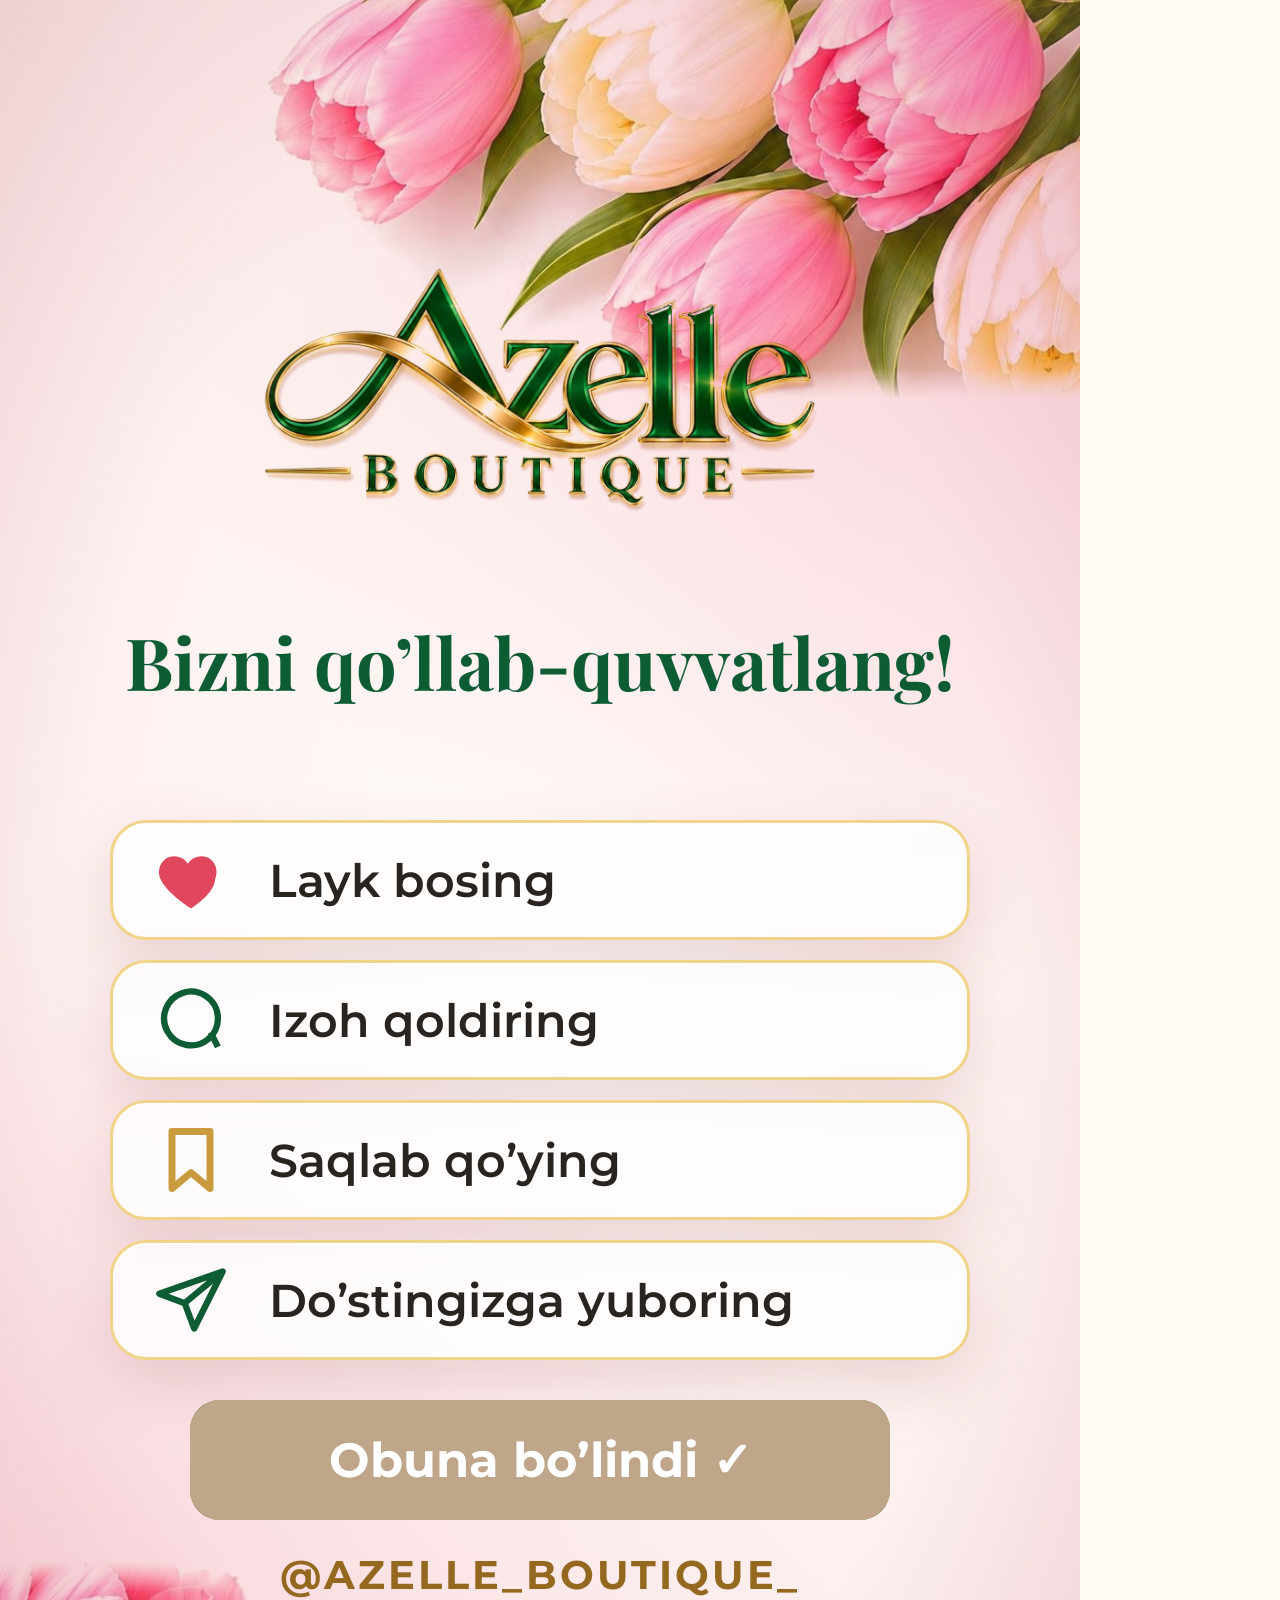
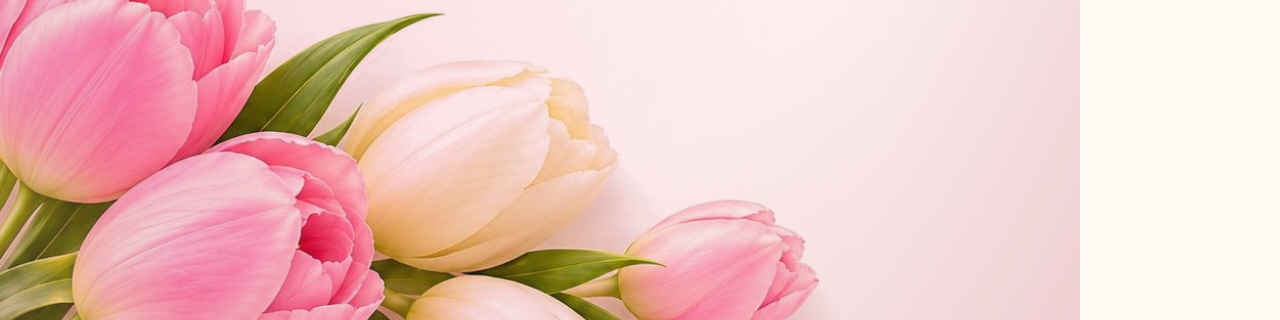
<file: azelle-video/v3_interaktiv.html>
<!DOCTYPE html>
<html lang="uz"><head><meta charset="utf-8"><title>Azelle — 3. Interaktiv</title>
<link rel="stylesheet" href="brand/brand.css">
<style>
#logoTop{position:absolute;left:90px;top:260px;transform:scale(.62);transform-origin:50% 0;animation:fadeIn .8s ease .2s both;--sd:1s}
.part{position:absolute;left:0;right:0;top:0;bottom:0}
.q{position:absolute;left:80px;right:80px;text-align:center;font-family:Playfair;font-weight:700;font-size:72px;color:var(--em);line-height:1.15}

/* A: slider sticker */
#A{animation:fadeOut .45s ease 5.0s forwards}
#A .q{top:640px;animation:rise .7s ease .7s both}
#slider{position:absolute;left:130px;top:900px;width:820px;height:300px;padding:70px 60px;animation:pop .7s ease 1.2s both}
#slider .lbl{font-size:36px;font-weight:600;color:#8a6a55;letter-spacing:1px}
#track{position:relative;margin-top:60px;height:26px;border-radius:13px;background:#eadfdc;overflow:visible}
#fill{position:absolute;left:0;top:0;bottom:0;border-radius:13px;width:0;background:linear-gradient(90deg,#f4a9bd,#e07895,#c99a3e);
  animation:fillTo 1.3s cubic-bezier(.5,0,.3,1) 2.3s both}
@keyframes fillTo{from{width:0}to{width:100%}}
#knob{position:absolute;top:50%;left:0;font-size:96px;line-height:1;transform:translate(-50%,-50%);
  animation:knobTo 1.3s cubic-bezier(.5,0,.3,1) 2.3s both, knobBig .6s ease 3.6s both}
@keyframes knobTo{from{left:0}to{left:100%}}
@keyframes knobBig{0%{font-size:96px}50%{font-size:150px}100%{font-size:120px}}
#tapA{left:180px;top:1095px;animation:tapDrag 1.9s ease 1.9s both}
@keyframes tapDrag{0%{opacity:0;transform:translate(120px,200px)}20%{opacity:1;transform:none}30%{transform:scale(.8)}85%{opacity:1;transform:translateX(700px) scale(.8)}100%{opacity:0;transform:translateX(700px) scale(1.3)}}
.fly{position:absolute;font-size:80px;opacity:0;animation:flyUp var(--d) ease-out var(--dl) both}
@keyframes flyUp{0%{opacity:0;transform:translate(0,0) scale(.4)}15%{opacity:1;transform:translate(calc(var(--x)*.2),-80px) scale(1)}100%{opacity:0;transform:translate(var(--x),-700px) scale(.8) rotate(var(--r))}}

/* B: colours */
#B{animation:fadeIn .4s ease 5.3s both}
#Bin{animation:fadeOut .45s ease 9.5s forwards}
#B .q{top:640px;animation:rise .7s ease 5.4s both}
#sw{position:absolute;left:100px;right:100px;top:880px;display:grid;grid-template-columns:1fr 1fr;gap:40px 40px}
.s{display:flex;flex-direction:column;align-items:center;animation:pop .6s cubic-bezier(.2,1.5,.4,1) var(--t) both}
.s i{width:170px;height:170px;border-radius:50%;box-shadow:0 0 0 8px #fff,0 0 0 11px var(--gold-l),0 18px 35px rgba(150,80,90,.25)}
.s b{margin-top:22px;font-family:Playfair;font-size:50px;color:var(--em)}
#cm{position:absolute;top:1490px;left:0;right:0;text-align:center;font-size:48px;font-weight:700;color:var(--em);animation:rise .6s ease 7.6s both}
#cm .emoji{display:inline-block;animation:bob .6s ease-in-out infinite alternate}
@keyframes bob{from{transform:translateY(-8px)}to{transform:translateY(10px)}}

/* C: actions + follow */
#C{animation:fadeIn .4s ease 9.8s both}
#C .q{top:620px;animation:rise .7s ease 9.9s both}
#acts{position:absolute;left:110px;right:110px;top:820px}
.ac{display:flex;align-items:center;gap:40px;height:120px;padding:0 40px;margin-bottom:20px;animation:slideL .6s cubic-bezier(.2,1,.3,1) var(--t) both}
.ac svg{width:76px;height:76px;flex:0 0 76px}
.ac span{font-size:46px;font-weight:600;color:var(--ink)}
#fol{position:absolute;left:190px;right:190px;top:1400px;height:120px;border-radius:30px;overflow:hidden;font-size:48px;font-weight:700;
  animation:pop .6s ease 12.0s both, press .3s ease 13.15s}
@keyframes press{50%{transform:scale(.94)}}
#fol div{position:absolute;inset:0;display:flex;align-items:center;justify-content:center;color:#fff}
#fol .f{background:var(--em);box-shadow:inset 0 0 0 4px var(--gold-l)}
#fol .d{background:#bfa58a;opacity:0;animation:fadeIn .25s ease 13.3s both}
#tapC{left:640px;top:1460px;animation:tap 1.3s ease 12.5s both}
#hand{position:absolute;top:1550px;left:0;right:0;text-align:center;font-size:40px;letter-spacing:3px;color:var(--gold-d);font-weight:700;animation:rise .6s ease 13.6s both}
</style></head>
<body><div id="stage">
  <div id="petals" class="abs"></div>
  <div id="tTR" class="tul"><img src="brand/tulips_tr.png"></div>
  <div id="tBL" class="tul"><img src="brand/tulips_bl.png"></div>
  <div id="logoTop" class="logo"><img src="brand/logo.png"><div class="shine"></div></div>

  <div id="A" class="part">
    <div class="q">Yangi kolleksiyani qanchalik kutyapsiz?</div>
    <div id="slider" class="card"><div class="lbl">Slayderni suring 👉</div>
      <div id="track"><div id="fill"></div><div id="knob" class="emoji">😍</div></div></div>
    <div id="tapA" class="tap"></div>
    <div id="flies"></div>
  </div>

  <div id="B" class="part"><div id="Bin" class="part">
    <div class="q">Sevimli rangingiz qaysi?</div>
    <div id="sw">
      <div class="s" style="--t:5.9s"><i style="background:radial-gradient(circle at 35% 30%,#ffd6e0,#f08aa6)"></i><b>Pushti</b></div>
      <div class="s" style="--t:6.2s"><i style="background:radial-gradient(circle at 35% 30%,#ffffff,#efe6da)"></i><b>Oq</b></div>
      <div class="s" style="--t:6.5s"><i style="background:radial-gradient(circle at 35% 30%,#3d9a66,#0b4a2a)"></i><b>Yashil</b></div>
      <div class="s" style="--t:6.8s"><i style="background:radial-gradient(circle at 35% 30%,#fbe7a8,#b98a30)"></i><b>Oltin</b></div>
    </div>
    <div id="cm">Izohda yozing <span class="emoji">👇</span></div>
  </div></div>

  <div id="C" class="part">
    <div class="q">Bizni qo’llab-quvvatlang!</div>
    <div id="acts">
      <div class="ac card" style="--t:10.3s"><svg viewBox="0 0 24 24"><path fill="#e0475c" d="M12 21s-7.5-4.6-9.6-9.2C.9 8.4 3 4.5 6.7 4.5c2.1 0 3.6 1.2 4.3 2.4.7-1.2 2.2-2.4 4.3-2.4 3.7 0 5.8 3.9 4.3 7.3C19.5 16.4 12 21 12 21z"/></svg><span>Layk bosing</span></div>
      <div class="ac card" style="--t:10.7s"><svg viewBox="0 0 24 24" fill="none" stroke="#0e5c34" stroke-width="2" stroke-linejoin="round"><path d="M20.5 11.5a8.5 8.5 0 1 1-4-7.2 8.5 8.5 0 0 1 4 7.2zM20.5 20.5l-2.3-4.6"/></svg><span>Izoh qoldiring</span></div>
      <div class="ac card" style="--t:11.1s"><svg viewBox="0 0 24 24" fill="none" stroke="#c99a3e" stroke-width="2.2" stroke-linejoin="round"><path d="M6 3h12v18l-6-5-6 5z"/></svg><span>Saqlab qo’ying</span></div>
      <div class="ac card" style="--t:11.5s"><svg viewBox="0 0 24 24" fill="none" stroke="#0e5c34" stroke-width="2" stroke-linejoin="round"><path d="M22 3L2 10l8 3 3 8zM22 3L10 13"/></svg><span>Do’stingizga yuboring</span></div>
    </div>
    <div id="fol"><div class="f">Obuna bo’lish</div><div class="d">Obuna bo’lindi ✓</div></div>
    <div id="tapC" class="tap"></div>
    <div id="hand">@AZELLE_BOUTIQUE_</div>
  </div>
  <div id="vign"></div>
</div>
<script src="brand/brand.js"></script>
<script>
petals($('petals'), 20, 0.1);
const f = $('flies');
for (let i = 0; i < 12; i++) {
  const d = el('fly emoji', f, { left: (760 + rnd() * 180) + 'px', top: '1080px' },
    { '--x': (rnd() * 400 - 300) + 'px', '--r': (rnd() * 60 - 30) + 'deg', '--d': (1.4 + rnd()) + 's', '--dl': (3.7 + i * 0.08) + 's' });
  d.textContent = ['😍', '💖', '🌷', '✨'][i % 4];
}
</script></body></html>
</file>
<file: azelle-video/brand/brand.css>
@font-face{font-family:Playfair;src:url(../fonts/playfair-display-latin-400-normal.woff2);font-weight:400}
@font-face{font-family:Playfair;src:url(../fonts/playfair-display-latin-700-normal.woff2);font-weight:700}
@font-face{font-family:Playfair;src:url(../fonts/playfair-display-latin-400-italic.woff2);font-style:italic}
@font-face{font-family:Mont;src:url(../fonts/montserrat-latin-400-normal.woff2);font-weight:400}
@font-face{font-family:Mont;src:url(../fonts/montserrat-latin-600-normal.woff2);font-weight:600}
@font-face{font-family:Mont;src:url(../fonts/montserrat-latin-700-normal.woff2);font-weight:700}
@font-face{font-family:Vibes;src:url(../fonts/great-vibes-latin-400-normal.woff2)}

:root{--em:#0e5c34;--em-d:#083d22;--em-l:#2f8a57;--gold:#c99a3e;--gold-l:#f1d48a;--gold-d:#94681f;
  --pink:#f4a9bd;--pink-d:#e07895;--cream:#fffaf4;--ink:#2a2420}
*{box-sizing:border-box;margin:0;padding:0}
html,body{width:1080px;height:1920px;overflow:hidden;background:var(--cream)}
#stage{position:relative;width:1080px;height:1920px;overflow:hidden;font-family:Mont,sans-serif;color:var(--ink);
  background:
    radial-gradient(circle at 85% 12%,rgba(244,169,189,.35),transparent 40%),
    radial-gradient(circle at 10% 88%,rgba(244,169,189,.35),transparent 40%),
    radial-gradient(ellipse at 50% 50%,#fffdf9 0%,#fdf1ef 60%,#f9e2e4 100%)}
.abs{position:absolute;inset:0}
.center{display:flex;flex-direction:column;align-items:center;justify-content:center;text-align:center}
.emoji{font-family:'Noto Color Emoji'}

.goldtext{background:linear-gradient(100deg,var(--gold-d) 0%,var(--gold) 25%,var(--gold-l) 45%,#fff6d8 50%,var(--gold-l) 55%,var(--gold) 75%,var(--gold-d) 100%);
  background-size:300% 100%;-webkit-background-clip:text;background-clip:text;color:transparent;animation:shimmer 3s linear infinite}
.emtext{color:var(--em);text-shadow:0 2px 0 rgba(201,154,62,.55)}
@keyframes shimmer{from{background-position:100% 0}to{background-position:-200% 0}}

/* generic keyframes */
@keyframes fadeIn{from{opacity:0}to{opacity:1}}
@keyframes fadeOut{from{opacity:1}to{opacity:0}}
@keyframes outUp{from{opacity:1;transform:none}to{opacity:0;transform:translateY(-60px)}}
@keyframes rise{from{opacity:0;transform:translateY(50px)}to{opacity:1;transform:none}}
@keyframes pop{0%{opacity:0;transform:scale(.3)}70%{opacity:1;transform:scale(1.08)}100%{opacity:1;transform:scale(1)}}
@keyframes wipe{from{clip-path:inset(0 100% 0 0)}to{clip-path:inset(0 -10% 0 0)}}
@keyframes bang{from{opacity:0;transform:scale(2.4);filter:blur(10px)}to{opacity:1;transform:none;filter:blur(0)}}
@keyframes slideL{from{opacity:0;transform:translateX(300px)}to{opacity:1;transform:none}}
@keyframes draw{to{stroke-dashoffset:0}}

/* logo with shine sweep */
.logo{position:relative;width:900px;height:406px}
.logo img{width:100%;height:100%;display:block}
.logo .shine{position:absolute;inset:0;-webkit-mask:url(logo.png) center/100% 100%;mask:url(logo.png) center/100% 100%;
  background:linear-gradient(105deg,transparent 35%,rgba(255,255,255,.95) 50%,transparent 65%);background-size:250% 100%;
  background-position:150% 0;animation:sweep 1.3s ease-in-out var(--sd,3s) both}
@keyframes sweep{from{background-position:150% 0}to{background-position:-60% 0}}

/* tulip corners */
.tul{position:absolute;pointer-events:none}
#tTR{right:-40px;top:-30px;width:880px;transform-origin:100% 0;animation:inTR 1.4s cubic-bezier(.2,1,.3,1) var(--td,0s) both, swayA 5s ease-in-out infinite alternate}
#tBL{left:-40px;bottom:-30px;width:880px;transform-origin:0 100%;animation:inBL 1.4s cubic-bezier(.2,1,.3,1) var(--td,.15s) both, swayB 6s ease-in-out infinite alternate}
#tTR img,#tBL img{width:100%;display:block}
@keyframes inTR{from{opacity:0;translate:300px -300px;rotate:12deg}to{opacity:1;translate:0 0;rotate:0deg}}
@keyframes inBL{from{opacity:0;translate:-300px 300px;rotate:12deg}to{opacity:1;translate:0 0;rotate:0deg}}
@keyframes swayA{from{transform:rotate(-1.2deg) scale(1)}to{transform:rotate(1.2deg) scale(1.02)}}
@keyframes swayB{from{transform:rotate(1.2deg) scale(1.02)}to{transform:rotate(-1.2deg) scale(1)}}

/* petals */
.petal{position:absolute;top:-80px;width:var(--w);height:calc(var(--w)*.8);border-radius:80% 0 80% 0;
  background:linear-gradient(135deg,#ffe3ea,var(--c));box-shadow:inset -3px -3px 6px rgba(200,80,110,.25);opacity:.9;
  animation:fall var(--d) linear var(--dl) infinite}
@keyframes fall{0%{transform:translate(0,0) rotate(0) rotateX(0)}
  25%{transform:translate(var(--sx),500px) rotate(90deg) rotateX(60deg)}
  50%{transform:translate(0,1000px) rotate(180deg) rotateX(0)}
  75%{transform:translate(var(--sx),1500px) rotate(270deg) rotateX(60deg)}
  100%{transform:translate(0,2100px) rotate(360deg) rotateX(0)}}

/* sparkles */
.spark{position:absolute;width:var(--s);height:var(--s);margin:calc(var(--s)/-2);
  background:radial-gradient(circle,#fff 0 12%,transparent 13%),conic-gradient(from 45deg,transparent 0 22%,var(--gold-l) 25%,transparent 28% 47%,var(--gold-l) 50%,transparent 53% 72%,var(--gold-l) 75%,transparent 78% 97%,var(--gold-l) 100%);
  -webkit-mask:radial-gradient(circle,#000 0 30%,transparent 70%);opacity:0;animation:twinkle var(--d) ease-in-out var(--dl) infinite}
@keyframes twinkle{0%,100%{opacity:0;transform:scale(.2) rotate(0)}50%{opacity:1;transform:scale(1) rotate(90deg)}}

/* confetti burst */
.conf{position:absolute;width:20px;height:11px;opacity:0;animation:conf var(--d) cubic-bezier(.15,.7,.4,1) var(--dl) both}
@keyframes conf{0%{opacity:1;transform:translate(0,0) rotate(0)}
  35%{opacity:1;transform:translate(calc(var(--x)*.8),var(--y)) rotate(calc(var(--r)*.4))}
  100%{opacity:0;transform:translate(var(--x),calc(var(--y) + 1000px)) rotate(var(--r))}}

/* UI bits */
.pill{display:inline-block;padding:18px 48px;border-radius:70px;background:var(--em);color:#fff;font-weight:700;font-size:42px;letter-spacing:2px;
  box-shadow:0 12px 30px rgba(14,92,52,.35), inset 0 0 0 3px var(--gold-l)}
.card{background:rgba(255,255,255,.82);border-radius:36px;border:3px solid var(--gold-l);
  box-shadow:0 25px 60px rgba(150,80,90,.18), 0 2px 0 rgba(255,255,255,.9) inset}
.ic{width:130px;height:130px;border-radius:50%;display:flex;align-items:center;justify-content:center;flex:0 0 130px;
  background:radial-gradient(circle at 35% 30%,var(--em-l),var(--em-d));box-shadow:0 0 0 5px var(--gold-l),0 10px 25px rgba(14,92,52,.3)}
.ic svg{width:74px;height:74px;fill:none;stroke:#fff3d6;stroke-width:3.2;stroke-linecap:round;stroke-linejoin:round}
#vign{position:absolute;inset:0;pointer-events:none;background:radial-gradient(ellipse at center,transparent 60%,rgba(190,120,130,.18) 100%)}
.tap{position:absolute;width:90px;height:90px;margin:-45px;border-radius:50%;background:rgba(255,255,255,.6);border:5px solid var(--em);opacity:0}
@keyframes tap{0%{opacity:0;transform:translate(150px,220px)}40%{opacity:1;transform:none}50%{transform:scale(.7)}65%{opacity:1;transform:scale(1)}100%{opacity:0;transform:scale(1.4)}}
</file>
